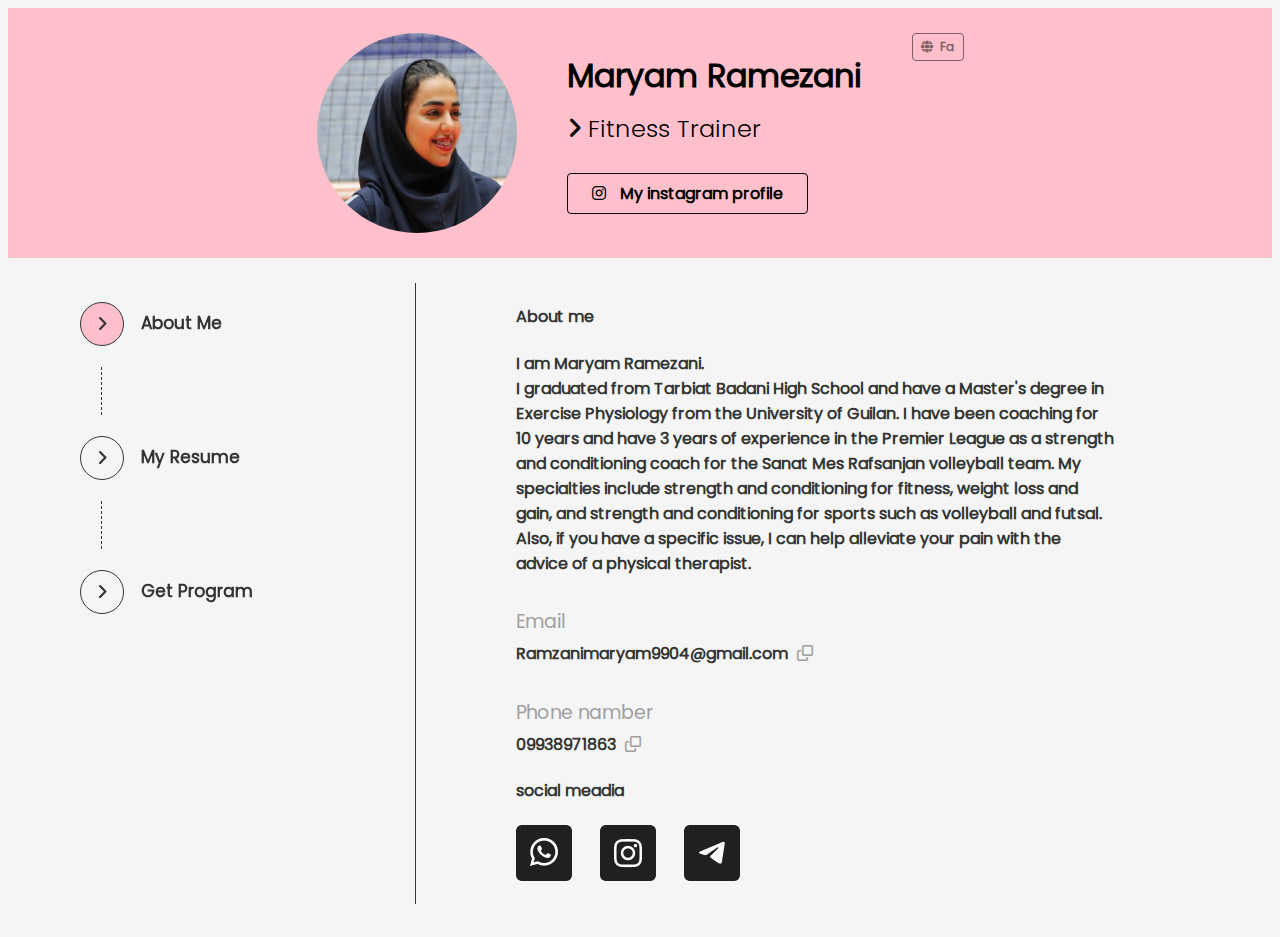
<file: index.html>
<!DOCTYPE html>
<html lang="en">
  <head>
    <meta charset="UTF-8" />
    <meta name="viewport" content="width=device-width, initial-scale=1.0" />
    <title>Maryam Ramezani</title>
    <link rel="shortcut icon" href="github-hover.png" type="image/x-icon" />
    <link rel="stylesheet" href="assets/css/style.css" />
    <link rel="stylesheet" href="assets/css/responsive.css" />
    <link rel="stylesheet" href="assets/css/all.min.css" />
  </head>
  <body>
    <header class="header">
      <img src="assets/Maryam Ramezani.jpg" alt="my pictiour" />
      <div class="title">
        <h1>Maryam Ramezani</h1>
        <h2 class="position">
          <i class="fa-sharp fa-solid fa-angle-right"></i>Fitness Trainer
        </h2>
        <a
          href="https://www.instagram.com/maryamramezani.ir/?hl=en"
          target="_blank"
          class="butten"
        >
          <i class="fa-brands fa-instagram"></i>
          My instagram profile</a
        >
      </div>

      <a href="fa.html" class="lang">
        <i class="fa-solid fa-globe"></i>
        Fa</a
      >
    </header>

    <!-- navbar -->

    <div class="container">
      <nav>
        <ul>
          <li class="active">
            <span class="marker Me">
              <i class="fa-sharp fa-solid fa-angle-right"></i>
            </span>
            About Me
          </li>
          <li>
            <span class="marker Resume">
              <i class="fa-sharp fa-solid fa-angle-right"></i>
            </span>
            My Resume
          </li>
          <li>
            <span class="marker Program">
              <i class="fa-sharp fa-solid fa-angle-right"></i>
            </span>
            Get Program
          </li>
        </ul>
      </nav>

      <!-- about me -->

      <div class="sections">
        <section class="about me">
          <h4>About me</h4>
          <p>
            <strong>I am Maryam Ramezani.</strong>
            <br />
            I graduated from Tarbiat Badani High School and have a Master's
            degree in Exercise Physiology from the University of Guilan. I have
            been coaching for 10 years and have 3 years of experience in the
            Premier League as a strength and conditioning coach for the Sanat
            Mes Rafsanjan volleyball team. My specialties include strength and
            conditioning for fitness, weight loss and gain, and strength and
            conditioning for sports such as volleyball and futsal. Also, if you
            have a specific issue, I can help alleviate your pain with the
            advice of a physical therapist.
          </p>
          <div class="contact">
            <div class="email">
              <h5>Email</h5>
              <p>
                Ramzanimaryam9904@gmail.com
                <i class="fa-regular fa-clone"></i>
              </p>
            </div>
            <div class="number">
              <h5>Phone namber</h5>
              <p>
                09938971863
                <i class="fa-regular fa-clone"></i>
              </p>
            </div>
          </div>
          <h4>social meadia</h4>
          <div class="social">
            <ul>
              <li>
                <a href="#" target="_blank">
                  <span class="whatsapp"></span>
                </a>
              </li>
              <li>
                <a
                  href="https://www.instagram.com/maryamramezani.ir/?hl=en"
                  target="_blank"
                >
                  <span class="instagram"></span>
                </a>
              </li>
              <li>
                <a
                  href="https://web.telegram.org/a/#5508940536"
                  target="_blank"
                >
                  <span class="telegram"></span>
                </a>
              </li>
            </ul>
          </div>
        </section>

        <!-- Resume -->

        <section class="resume">
          <h4>Resume</h4>
          <ul class="skills">
            <li>
              <span class="marker"> 1 </span>
              Fitness Coaching Certificate
            </li>
            <li>
              <span class="marker"> 2 </span>
              Diploma in Physical Education
            </li>
            <li>
              <span class="marker"> 3 </span>
              Instructor for the Fitness Federation
            </li>
            <li>
              <span class="marker"> 4 </span>
              10 years of professional coaching experience
            </li>
            <li>
              <span class="marker"> 5</span>
              Level 2 Strength and Conditioning Coaching Certificate
            </li>
            <li>
              <span class="marker"> 6 </span>
              6 Bachelor of Physical Fitness Training from Kerman University
            </li>
            <li>
              <span class="marker"> 7 </span>
              Master of Science in Exercise Physiology from Guilan University
            </li>
            <li>
              <span class="marker"> 8 </span>
              International Sports Strength and Conditioning From EREPS, Europe
            </li>
            <li>
              <span class="marker"> 9 </span>
              4 years of fitness coaching experience with the Rafsanjan Copper
              Industries women's volleyball team
            </li>
          </ul>
        </section>
      </div>
    </div>

    <div class="mobile-nav">
      <ul>
        <li class="act"><i class="fa-regular fa-user"></i> About me</li>
        <li class="mobresume">
          <i class="fa-solid fa-book"></i>
          My Resume
        </li>
        <li class="mobprogram">
          <i class="fa-solid fa-laptop-code"></i>
          Get Program
        </li>
      </ul>
    </div>
    <script src="index.js"></script>
  </body>
</html>
</file>
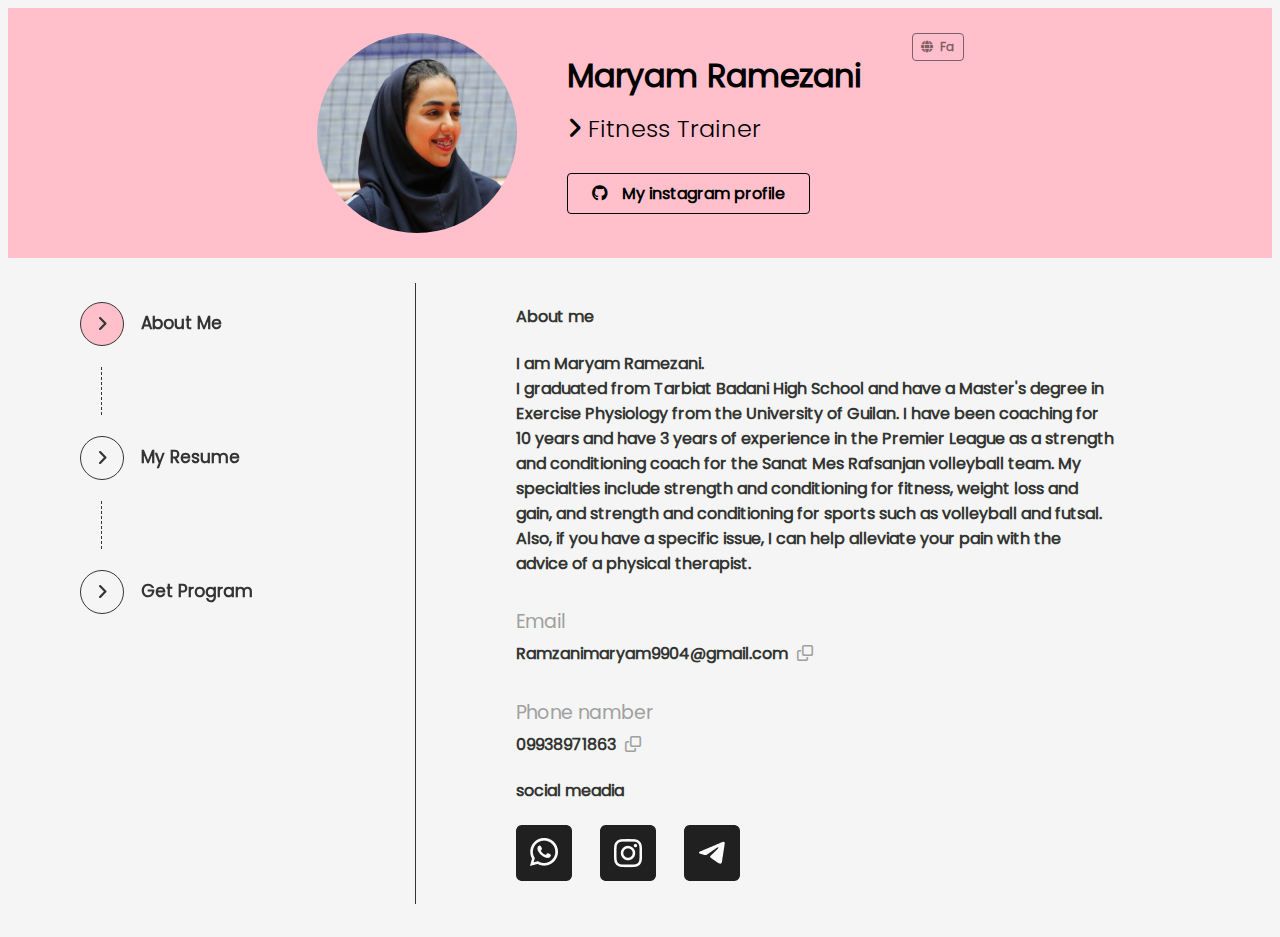
<file: html.html>
<!DOCTYPE html>
<html lang="en">
  <head>
    <meta charset="UTF-8" />
    <meta name="viewport" content="width=device-width, initial-scale=1.0" />
    <title>Maryam Ramezani</title>
    <link rel="shortcut icon" href="github-hover.png" type="image/x-icon" />
    <link rel="stylesheet" href="assets/css/style.css" />
    <link rel="stylesheet" href="assets/css/responsive.css" />
    <link rel="stylesheet" href="assets/css/all.min.css" />
  </head>
  <body>
    <header class="header">
      <img src="assets/Maryam Ramezani.jpg" alt="my pictiour" />
      <div class="title">
        <h1>Maryam Ramezani</h1>
        <h2 class="position">
          <i class="fa-sharp fa-solid fa-angle-right"></i>Fitness Trainer
        </h2>
        <a href="#" target="_blank" class="butten">
          <i class="fa-brands fa-github"></i>
          My instagram profile</a
        >
      </div>

      <a href="fa.html" class="lang">
        <i class="fa-solid fa-globe"></i>
        Fa</a
      >
    </header>
    <div class="container">
      <!-- navbar -->

      <nav>
        <ul>
          <li class="active">
            <span class="marker">
              <i class="fa-sharp fa-solid fa-angle-right"></i>
            </span>
            About Me
          </li>
          <li>
            <span class="marker">
              <i class="fa-sharp fa-solid fa-angle-right"></i>
            </span>
            My Resume
          </li>
          <li>
            <span class="marker">
              <i class="fa-sharp fa-solid fa-angle-right"></i>
            </span>
            Get Program
          </li>
        </ul>
      </nav>

      <!-- about me -->

      <div class="sections">
        <section>
          <h4>About me</h4>
          <p>
            <strong>I am Maryam Ramezani.</strong>
            <br />
            I graduated from Tarbiat Badani High School and have a Master's
            degree in Exercise Physiology from the University of Guilan. I have
            been coaching for 10 years and have 3 years of experience in the
            Premier League as a strength and conditioning coach for the Sanat
            Mes Rafsanjan volleyball team. My specialties include strength and
            conditioning for fitness, weight loss and gain, and strength and
            conditioning for sports such as volleyball and futsal. Also, if you
            have a specific issue, I can help alleviate your pain with the
            advice of a physical therapist.
          </p>
          <div class="contact">
            <div class="email">
              <h5>Email</h5>
              <p>
                Ramzanimaryam9904@gmail.com
                <i class="fa-regular fa-clone"></i>
              </p>
            </div>
            <div class="number">
              <h5>Phone namber</h5>
              <p>
                09938971863
                <i class="fa-regular fa-clone"></i>
              </p>
            </div>
          </div>
          <h4>social meadia</h4>
          <div class="social">
            <ul>
              <li>
                <a href="#" target="_blank">
                  <span class="whatsapp"></span>
                </a>
              </li>
              <li>
                <a href="#" target="_blank">
                  <span class="instagram"></span>
                </a>
              </li>
              <li>
                <a href="#" target="_blank">
                  <span class="telegram"></span>
                </a>
              </li>
            </ul>
          </div>
        </section>

        <!-- Resume -->

        <section class="resume">
          <h4>Resume</h4>
          <ul class="skills">
            <li>
              <p>1 : Level 2 Strength and Conditioning Coaching Certificate</p>
            </li>
            <li>
              <p>2 : Fitness Coaching Certificate</p>
            </li>
            <li>
              <p>3 : Instructor for the Fitness Federation</p>
            </li>
            <li>
              <p>
                4 : International Sports Strength and Conditioning From EREPS,
                Europe
              </p>
            </li>

            <li>
              <p>5: Diploma in Physical Education</p>
            </li>
            <li>
              <p>
                6: Bachelor of Physical Fitness Training from Kerman University
              </p>
            </li>
            <li>
              <p>
                7: Master of Science in Exercise Physiology from Guilan
                University
              </p>
            </li>
            <li>
              <p>8: 10 years of professional coaching experience</p>
            </li>
            <li>
              <p>
                9 : 4 years of fitness coaching experience with the Rafsanjan
                Copper Industries women's volleyball team
                <li></li>
              </p>
            </li>
          </ul>

          <ul class="skills">
            <li>
              <p></p>
            </li>
            <li>
              <p></p>
            </li>
          </ul>
          <h4>Work history</h4>
          <ul class="other-skills">
            <li>Redux</li>
            <li>Saas</li>
            <li>Scrum</li>
            <li>less</li>
            <li>agile metology</li>
            <li>Responsive Web Design</li>
          </ul>
        </section>
        <section></section>
      </div>
    </div>

    <div class="mobile-nav">
      <ul>
        <li class="act">
          <i class="fa-regular fa-user"></i>
          About me
        </li>
        <li>
          <i class="fa-solid fa-code"></i>
          My skills
        </li>
        <li>
          <i class="fa-solid fa-laptop-code"></i>
          My projects
        </li>
      </ul>
    </div>
  </body>
</html>
</file>
<file: assets/css/style.css>
/*GLOBALLY*/

@font-face {
  font-family: "Poppins";
  src: url("/assets/woff/Poppins-Light.woff") format(woff),
    url("/assets/ttf/Poppins-Light.ttf") format(ttf);
  font-weight: 300;
}
@font-face {
  font-family: "poppins";
  src: url("/assets/woff/Poppins-Regular.woff") format(woff),
    url("/assets/ttf/Poppins-Regular.ttf") format(ttf);
  font-weight: 400;
}

* {
  font-family: "poppins", sans-serif;
  transition: all 0.3s;
}
body {
  font-weight: 800;

  background-color: #f5f5f5;
  padding: 0px;
  color: #333533;
}
ul {
  padding: 0;
  list-style: none;
}
h5 {
  font-size: 19px;
  font-weight: 500;
  color: #a0a0a0;
  margin-bottom: 5px;
}
h6 {
  margin: 0;
}

a {
  text-decoration: none;
}

/*HEADER*/

.header .position i,
.header .title h1,
.butten i {
  color: #000000;
}

.header,
.container {
  display: flex;
  padding: 25px 0px;
  justify-content: center;
}
.header {
  background-color: pink;
  height: 200px;
  align-items: center;
  align-items: center;
}
.header .title {
  margin: 0 50px;
}
.header .title h1 {
  margin: 0;
  line-height: 1;
}

.header .position {
  color: #000000;
  font-weight: 350;
  margin-bottom: 35px;
}
.header .position i {
  margin-right: 6px;
}
.butten {
  color: #000000;
  border: 1px solid #000000;
  border-radius: 4px;
  padding: 8px 24px;
}
.butten:hover,
.butten:hover i {
  background-color: rgb(255, 121, 143);
  color: #333533;
}
.butten i {
  margin-right: 6px;
}
.lang {
  color: #000000;
  border: 1px solid #000000;
  border-radius: 4px;
  padding: 4px 8px;
  opacity: 0.5;

  font-size: 12px;
  align-self: flex-start;
}
.lang i {
  color: #000000;
  margin-right: 4px;
}
.lang:hover,
.lang i:hover {
  opacity: 1;
}

.header img {
  width: 200px;
  height: 200px;
  border-radius: 50%;
}
.butten i {
  margin-right: 10px;
}

/*NAVBAR*/

.container nav {
  width: 250px;
  font-size: 17px;
  padding-left: 40px;
  position: fixed;
  left: 40px;
  top: 280px;
}
.container nav ul li:hover {
  cursor: pointer;
}

.container nav li {
  font-weight: 600;
}

.container nav ul li .marker {
  width: 42px;
  height: 42px;
  border: 1px solid #333533;
  border-radius: 50%;
  display: inline-block;
  text-align: center;
  vertical-align: middle;
  line-height: 42px;
  margin-right: 12px;
}
.container nav ul li.active .marker,
.container nav ul li:hover .marker {
  background-color: pink;
  color: #333533;
}
.container nav ul li:hover .marker {
  font-size: 22px;
}
.container nav ul li:not(:last-child):after {
  content: "";
  display: block;
  height: 48px;
  border-left: 1px dashed #333533;
  margin: 16px 0px 16px 21px;
}

/*SECTIONS*/

.resume {
  display: none;
}
.marker {
  width: 32px;
  height: 32px;
  border: 1px solid #333533;
  border-radius: 50%;
  display: inline-block;
  text-align: center;
  vertical-align: middle;
  line-height: 32px;
  margin: 5px 0px;
}
.sections {
  width: 600px;
  border-left: 1px solid #333533;
  padding-left: 100px;
  margin-left: 250px;
}

.contact .email {
  width: 60%;
}
.contact .number {
  width: 40%;
}
.contact p {
  margin: 0px;
}
.contact i {
  margin-left: 5px;
  font-family: 15px;
  color: #a0a0a0;
  cursor: pointer;
}
.contact i:hover {
  color: #333533;
}
.social li {
  display: inline-block;
  margin-right: 24px;
}
.social li span {
  display: inline-block;
  width: 56px;
  height: 56px;
}

.social li span.whatsapp {
  background-image: url("../icons/whatsapp.png");
}
.social li span.whatsapp:hover {
  background-image: url("../icons/whatsapp-hover.png");
}
.social li span.instagram {
  background-image: url("../icons/instagram.png");
}
.social li span.instagram:hover {
  background-image: url("../icons/instagram-hover.png");
}

.social li span.telegram {
  background-image: url("../icons/telegram.png");
}
.social li span.telegram:hover {
  background-image: url("../icons/telegram-hover.png");
}
.skills li:not(:last-child) {
  border-bottom: 1px solid #333533;
}

.mobile-nav {
  display: none;
}
</file>
<file: assets/css/responsive.css>
@media all and (max-width: 992px) {
  body,
  h5 {
    background-color: #fafafa;
    font-size: 16px;
  }

  .container nav {
    display: none;
  }

  .sections,
  .sections section:last-child {
    width: auto;
    border-left: none;
  }

  .header,
  .container {
    padding: 0;
  }
  .header {
    height: auto;
  }
  .lang {
    position: absolute;
    top: 30px;
    right: 30px;
  }
  .header img {
    width: 150px;
    height: 150px;
    position: absolute;
    top: 75px;
  }
  .header .position i,
  .header .position,
  .header .title h1,
  .butten i {
    color: #333533;
  }
  .header .title h1 {
    font-size: 35px;
  }
  .header .position {
    font-size: 24px;
    margin: 30px 0;
  }

  .title .butten {
    border: 1px solid #333533;
    width: 100%;
    display: inline-block;
    padding-left: 0px;
    padding-right: 0px;
    text-align: center;
    background-color: #fafafa;
    color: #333533;
  }
  .title .butten:hover {
    font-size: 18px;
  }
  .title .butten:hover i {
    background-color: #fafafa;
  }
  .header .title {
    background-color: #fafafa;
    color: #333533;
    width: 100%;
    margin: 0;
    margin-top: 150px;
    text-align: center;
    padding: 100px 20px 60px;
  }
  .sections {
    width: auto;
    padding: 0 20px;
    margin: 0;
  }
  .sections section {
    border-top: 1px solid #a0a0a0;
    padding: 60px 0;
    width: auto;
    margin: 0;
  }

  .sections section h4 {
    margin-top: 0;
    font-size: 20px;
    color: #333533;
  }
  .contact {
    flex-wrap: wrap;
    margin-bottom: 60px;
  }
  .contact div {
    width: 100%;
  }

  .mobile-nav {
    display: block;
    background-color: #00eeff;
    color: #fafafa;
    margin-bottom: 0;
    position: fixed;
    bottom: 0px;
    left: 0;
    right: 0;
  }

  .mobile-nav ul {
    display: flex;
    justify-content: space-between;
    margin: 0;
  }

  .mobile-nav ul li {
    color: black;
    padding-top: 20px;
    padding-bottom: 20px;
    text-align: center;
    cursor: pointer;
    flex: 1;
  }
  .mobile-nav ul li i {
    margin-right: 5px;
  }
  .mobile-nav ul li.act {
    font-size: 16px;
    color: pink;
  }
  .mobile-nav ul li:not(:first-child) {
    font-size: 12px;
  }
}
</file>
